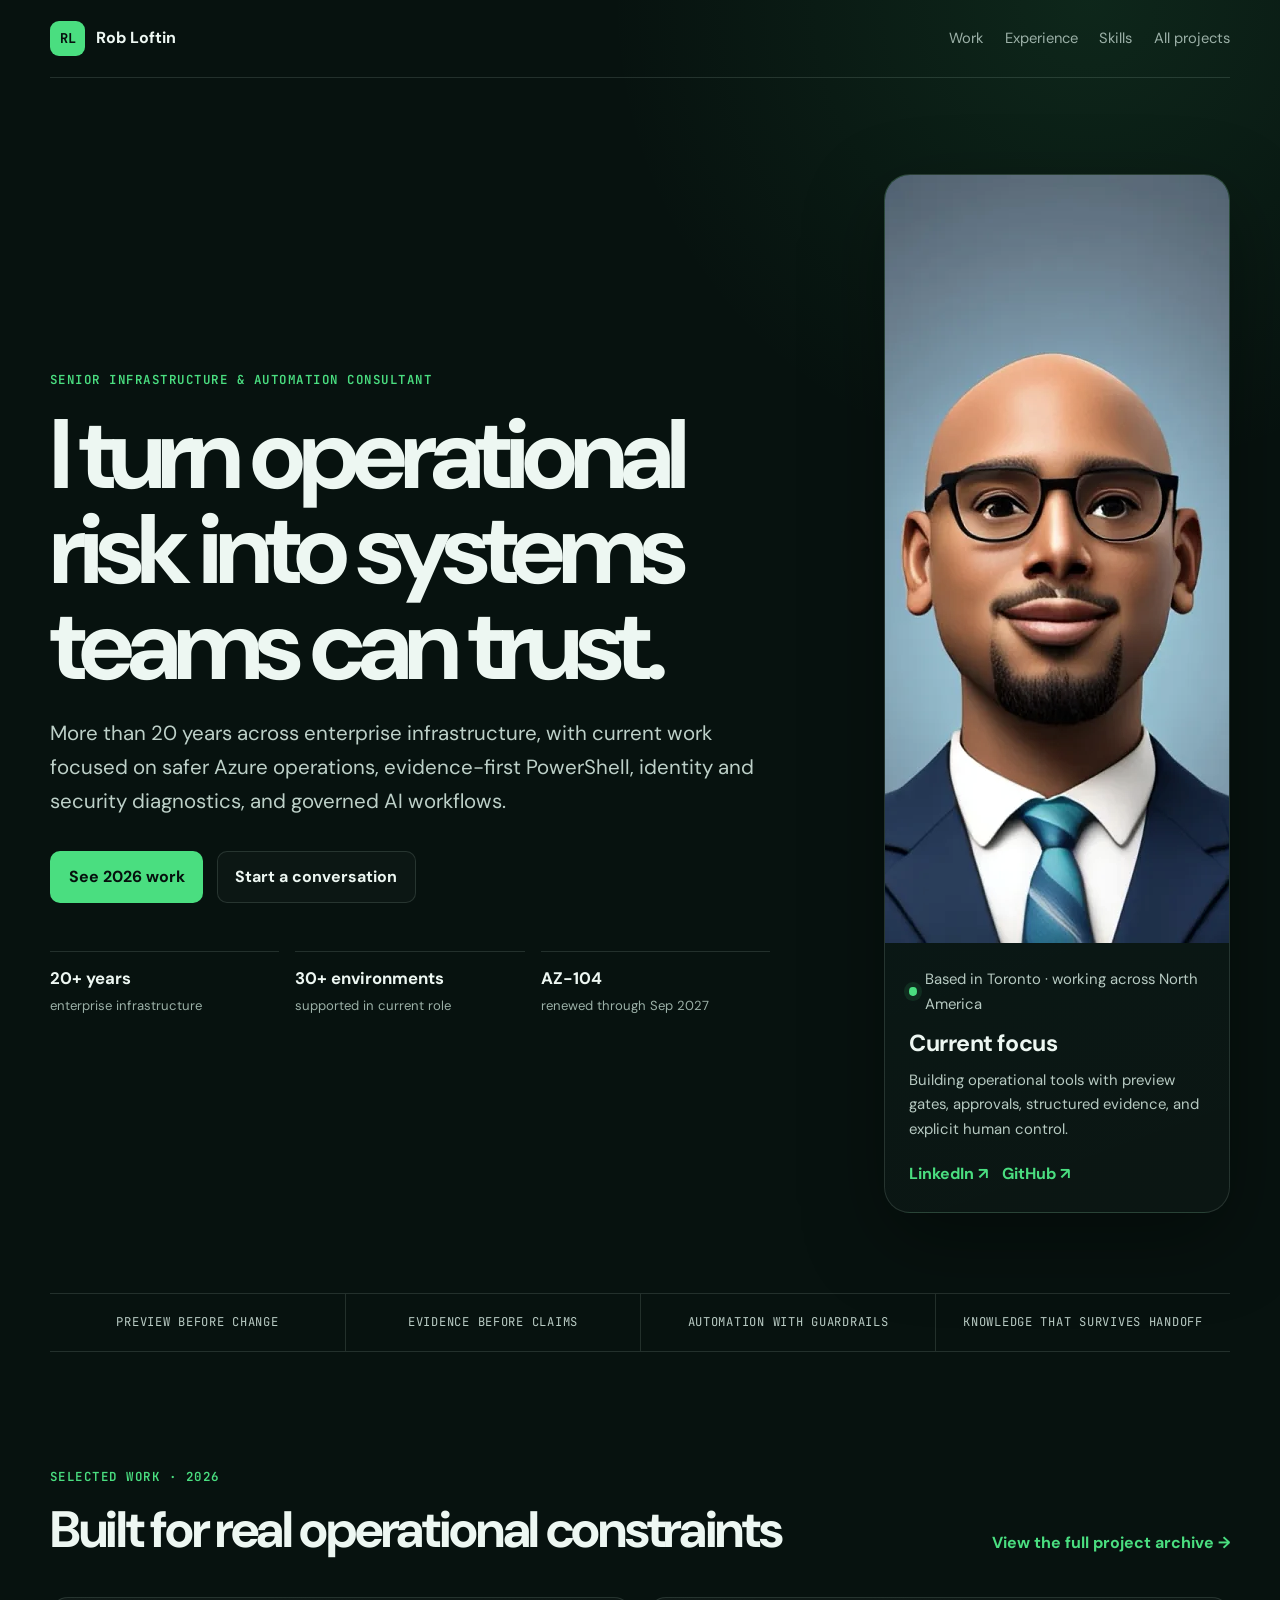
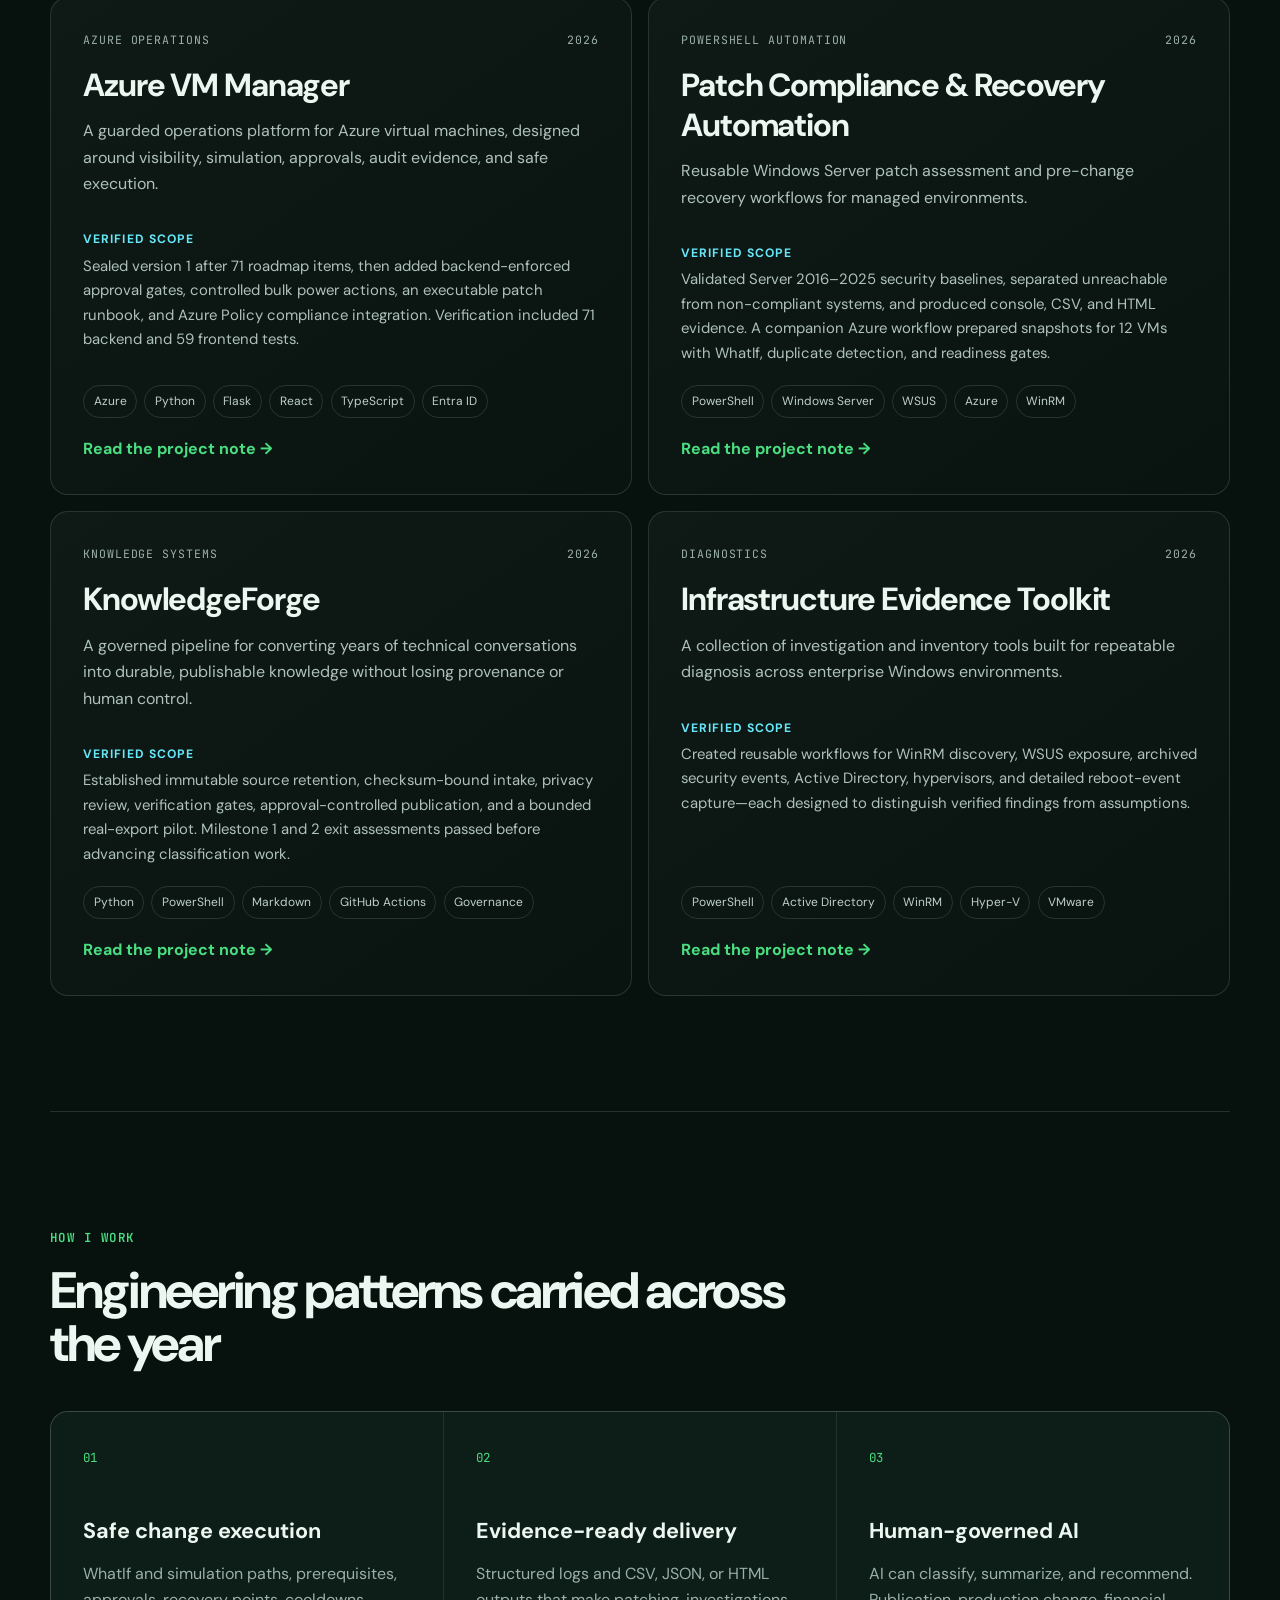
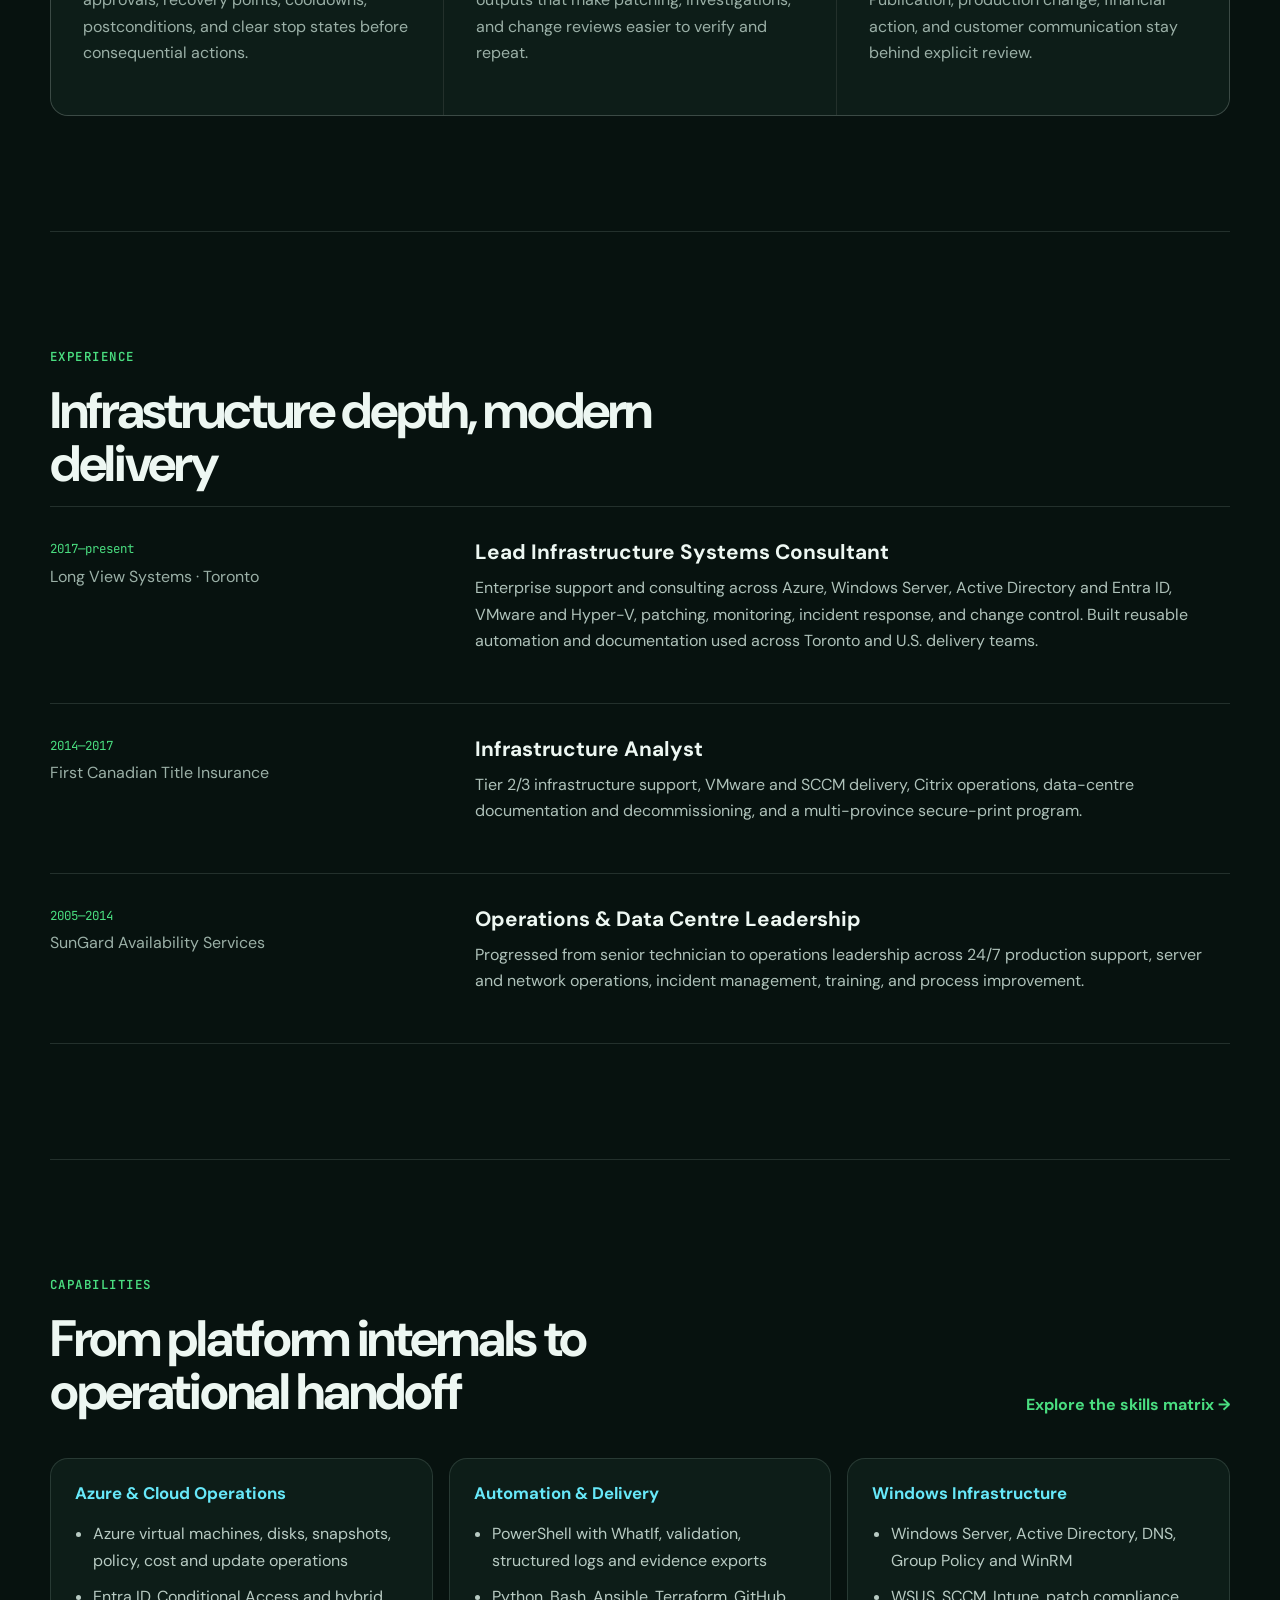
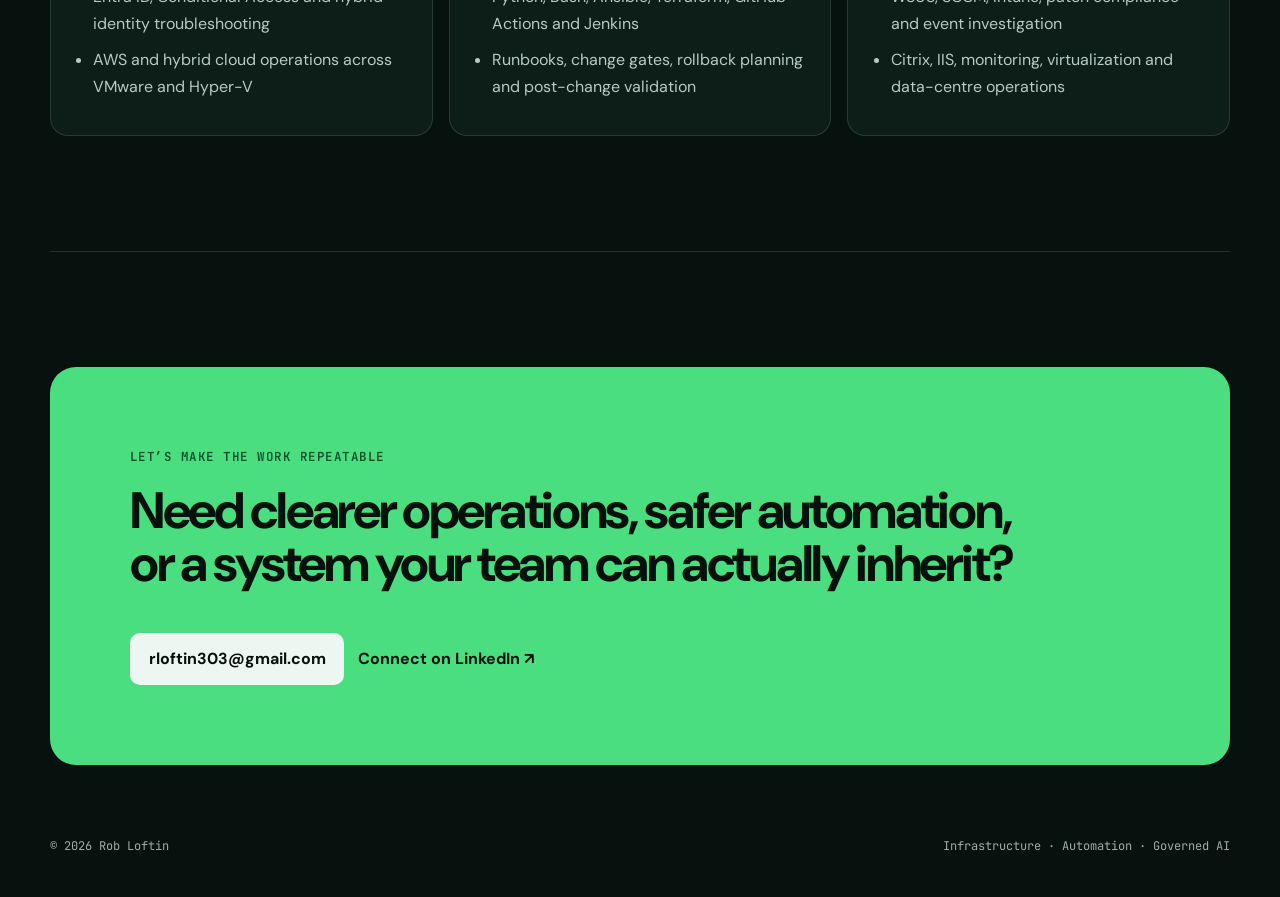
<file: index.html>
<!doctype html>
<html lang="en">
<head>
  <meta charset="utf-8">
  <meta name="viewport" content="width=device-width, initial-scale=1">
  <title>Rob Loftin | Infrastructure, Automation &amp; AI Systems</title>
  <meta name="description" content="Rob Loftin is a senior infrastructure and automation consultant building safer Azure operations, PowerShell tooling, governed AI workflows, and evidence-ready runbooks.">
  <meta name="author" content="Rob Loftin">
  <meta name="robots" content="index, follow">
  <meta property="og:type" content="website">
  <meta property="og:url" content="https://iloveyouit.github.io/rob.loftin.github.io/">
  <meta property="og:title" content="Rob Loftin | Infrastructure, Automation &amp; AI Systems">
  <meta property="og:description" content="Evidence-first infrastructure engineering across Azure, Windows Server, automation, security, and governed AI systems.">
  <meta property="og:image" content="https://iloveyouit.github.io/rob.loftin.github.io/images/image.png">
  <meta name="twitter:card" content="summary_large_image">
  <meta name="twitter:title" content="Rob Loftin | Infrastructure, Automation &amp; AI Systems">
  <meta name="twitter:description" content="Evidence-first infrastructure engineering across Azure, Windows Server, automation, security, and governed AI systems.">
  <meta name="twitter:image" content="https://iloveyouit.github.io/rob.loftin.github.io/images/image.png">
  <link rel="canonical" href="https://iloveyouit.github.io/rob.loftin.github.io/">
  <link rel="icon" type="image/svg+xml" href="data:image/svg+xml,%3Csvg xmlns='http://www.w3.org/2000/svg' viewBox='0 0 64 64'%3E%3Crect width='64' height='64' rx='14' fill='%23081724'/%3E%3Cpath d='M18 45V18h15c8 0 13 4 13 11 0 5-3 9-8 10l9 6H36l-8-7v7H18zm10-15h5c3 0 4-1 4-3s-1-3-4-3h-5v6z' fill='%234ade80'/%3E%3C/svg%3E">
  <link rel="preconnect" href="https://fonts.googleapis.com">
  <link rel="preconnect" href="https://fonts.gstatic.com" crossorigin>
  <link href="https://fonts.googleapis.com/css2?family=DM+Sans:wght@400;500;600;700&amp;family=JetBrains+Mono:wght@500;600&amp;display=swap" rel="stylesheet">
  <link rel="stylesheet" href="css/styles.css">
  <script type="application/ld+json">
  {
    "@context": "https://schema.org",
    "@type": "Person",
    "name": "Rob Loftin",
    "jobTitle": "Senior Infrastructure and Automation Consultant",
    "url": "https://iloveyouit.github.io/rob.loftin.github.io/",
    "sameAs": ["https://linkedin.com/in/rob-loftin", "https://github.com/iloveyouit"],
    "knowsAbout": ["Microsoft Azure", "Windows Server", "PowerShell", "Infrastructure Automation", "Entra ID", "AI-assisted Operations"]
  }
  </script>
</head>
<body>
  <a class="skip-link" href="#main">Skip to content</a>
  <header class="site-header">
    <a class="wordmark" href="index.html" aria-label="Rob Loftin home"><span>RL</span> Rob Loftin</a>
    <nav class="primary-nav" aria-label="Primary navigation">
      <a href="#work">Work</a>
      <a href="#experience">Experience</a>
      <a href="skills.html">Skills</a>
      <a href="projects.html">All projects</a>
    </nav>
  </header>

  <main id="main">
    <section class="hero" aria-labelledby="hero-title">
      <div class="hero-copy">
        <p class="eyebrow">Senior infrastructure &amp; automation consultant</p>
        <h1 id="hero-title">I turn operational risk into systems teams can trust.</h1>
        <p class="hero-lede">More than 20 years across enterprise infrastructure, with current work focused on safer Azure operations, evidence-first PowerShell, identity and security diagnostics, and governed AI workflows.</p>
        <div class="hero-actions">
          <a class="button button-primary" href="#work">See 2026 work</a>
          <a class="button button-secondary" href="mailto:rloftin303@gmail.com">Start a conversation</a>
        </div>
        <ul class="signal-list" aria-label="Professional highlights">
          <li><strong>20+ years</strong><span>enterprise infrastructure</span></li>
          <li><strong>30+ environments</strong><span>supported in current role</span></li>
          <li><strong>AZ-104</strong><span>renewed through Sep 2027</span></li>
        </ul>
      </div>
      <aside class="hero-card" aria-label="Current focus">
        <img src="images/rob-loftin.webp" alt="Rob Loftin" width="768" height="768" fetchpriority="high">
        <div>
          <p class="status"><span aria-hidden="true"></span> Based in Toronto · working across North America</p>
          <h2>Current focus</h2>
          <p>Building operational tools with preview gates, approvals, structured evidence, and explicit human control.</p>
          <div class="hero-links">
            <a href="https://linkedin.com/in/rob-loftin" target="_blank" rel="noopener noreferrer">LinkedIn <span aria-hidden="true">↗</span></a>
            <a href="https://github.com/iloveyouit" target="_blank" rel="noopener noreferrer">GitHub <span aria-hidden="true">↗</span></a>
          </div>
        </div>
      </aside>
    </section>

    <section class="principles" aria-label="Working principles">
      <p>Preview before change</p>
      <p>Evidence before claims</p>
      <p>Automation with guardrails</p>
      <p>Knowledge that survives handoff</p>
    </section>

    <section class="section" id="work" aria-labelledby="work-title">
      <div class="section-heading">
        <div>
          <p class="eyebrow">Selected work · 2026</p>
          <h2 id="work-title">Built for real operational constraints</h2>
        </div>
        <a class="text-link" href="projects.html">View the full project archive <span aria-hidden="true">→</span></a>
      </div>
      <div class="project-grid" id="project-grid" aria-live="polite"></div>
    </section>

    <section class="section field-notes" aria-labelledby="field-title">
      <div class="section-heading">
        <div>
          <p class="eyebrow">How I work</p>
          <h2 id="field-title">Engineering patterns carried across the year</h2>
        </div>
      </div>
      <div class="notes-grid">
        <article>
          <span class="note-index">01</span>
          <h3>Safe change execution</h3>
          <p>WhatIf and simulation paths, prerequisites, approvals, recovery points, cooldowns, postconditions, and clear stop states before consequential actions.</p>
        </article>
        <article>
          <span class="note-index">02</span>
          <h3>Evidence-ready delivery</h3>
          <p>Structured logs and CSV, JSON, or HTML outputs that make patching, investigations, and change reviews easier to verify and repeat.</p>
        </article>
        <article>
          <span class="note-index">03</span>
          <h3>Human-governed AI</h3>
          <p>AI can classify, summarize, and recommend. Publication, production change, financial action, and customer communication stay behind explicit review.</p>
        </article>
      </div>
    </section>

    <section class="section split-section" id="experience" aria-labelledby="experience-title">
      <div class="section-heading compact">
        <div>
          <p class="eyebrow">Experience</p>
          <h2 id="experience-title">Infrastructure depth, modern delivery</h2>
        </div>
      </div>
      <div class="experience-list">
        <article class="experience-row">
          <div><p class="date">2017—present</p><p class="company">Long View Systems · Toronto</p></div>
          <div><h3>Lead Infrastructure Systems Consultant</h3><p>Enterprise support and consulting across Azure, Windows Server, Active Directory and Entra ID, VMware and Hyper-V, patching, monitoring, incident response, and change control. Built reusable automation and documentation used across Toronto and U.S. delivery teams.</p></div>
        </article>
        <article class="experience-row">
          <div><p class="date">2014—2017</p><p class="company">First Canadian Title Insurance</p></div>
          <div><h3>Infrastructure Analyst</h3><p>Tier 2/3 infrastructure support, VMware and SCCM delivery, Citrix operations, data-centre documentation and decommissioning, and a multi-province secure-print program.</p></div>
        </article>
        <article class="experience-row">
          <div><p class="date">2005—2014</p><p class="company">SunGard Availability Services</p></div>
          <div><h3>Operations & Data Centre Leadership</h3><p>Progressed from senior technician to operations leadership across 24/7 production support, server and network operations, incident management, training, and process improvement.</p></div>
        </article>
      </div>
    </section>

    <section class="section capability-section" aria-labelledby="capability-title">
      <div class="section-heading">
        <div>
          <p class="eyebrow">Capabilities</p>
          <h2 id="capability-title">From platform internals to operational handoff</h2>
        </div>
        <a class="text-link" href="skills.html">Explore the skills matrix <span aria-hidden="true">→</span></a>
      </div>
      <div class="skills-grid" id="skills-grid"></div>
    </section>

    <section class="contact-panel" aria-labelledby="contact-title">
      <p class="eyebrow">Let’s make the work repeatable</p>
      <h2 id="contact-title">Need clearer operations, safer automation, or a system your team can actually inherit?</h2>
      <div class="contact-actions">
        <a class="button button-light" href="mailto:rloftin303@gmail.com">rloftin303@gmail.com</a>
        <a class="text-link light" href="https://linkedin.com/in/rob-loftin" target="_blank" rel="noopener noreferrer">Connect on LinkedIn <span aria-hidden="true">↗</span></a>
      </div>
    </section>
  </main>

  <footer class="site-footer">
    <p>© 2026 Rob Loftin</p>
    <p>Infrastructure · Automation · Governed AI</p>
  </footer>
  <script src="js/main.js"></script>
</body>
</html>
</file>
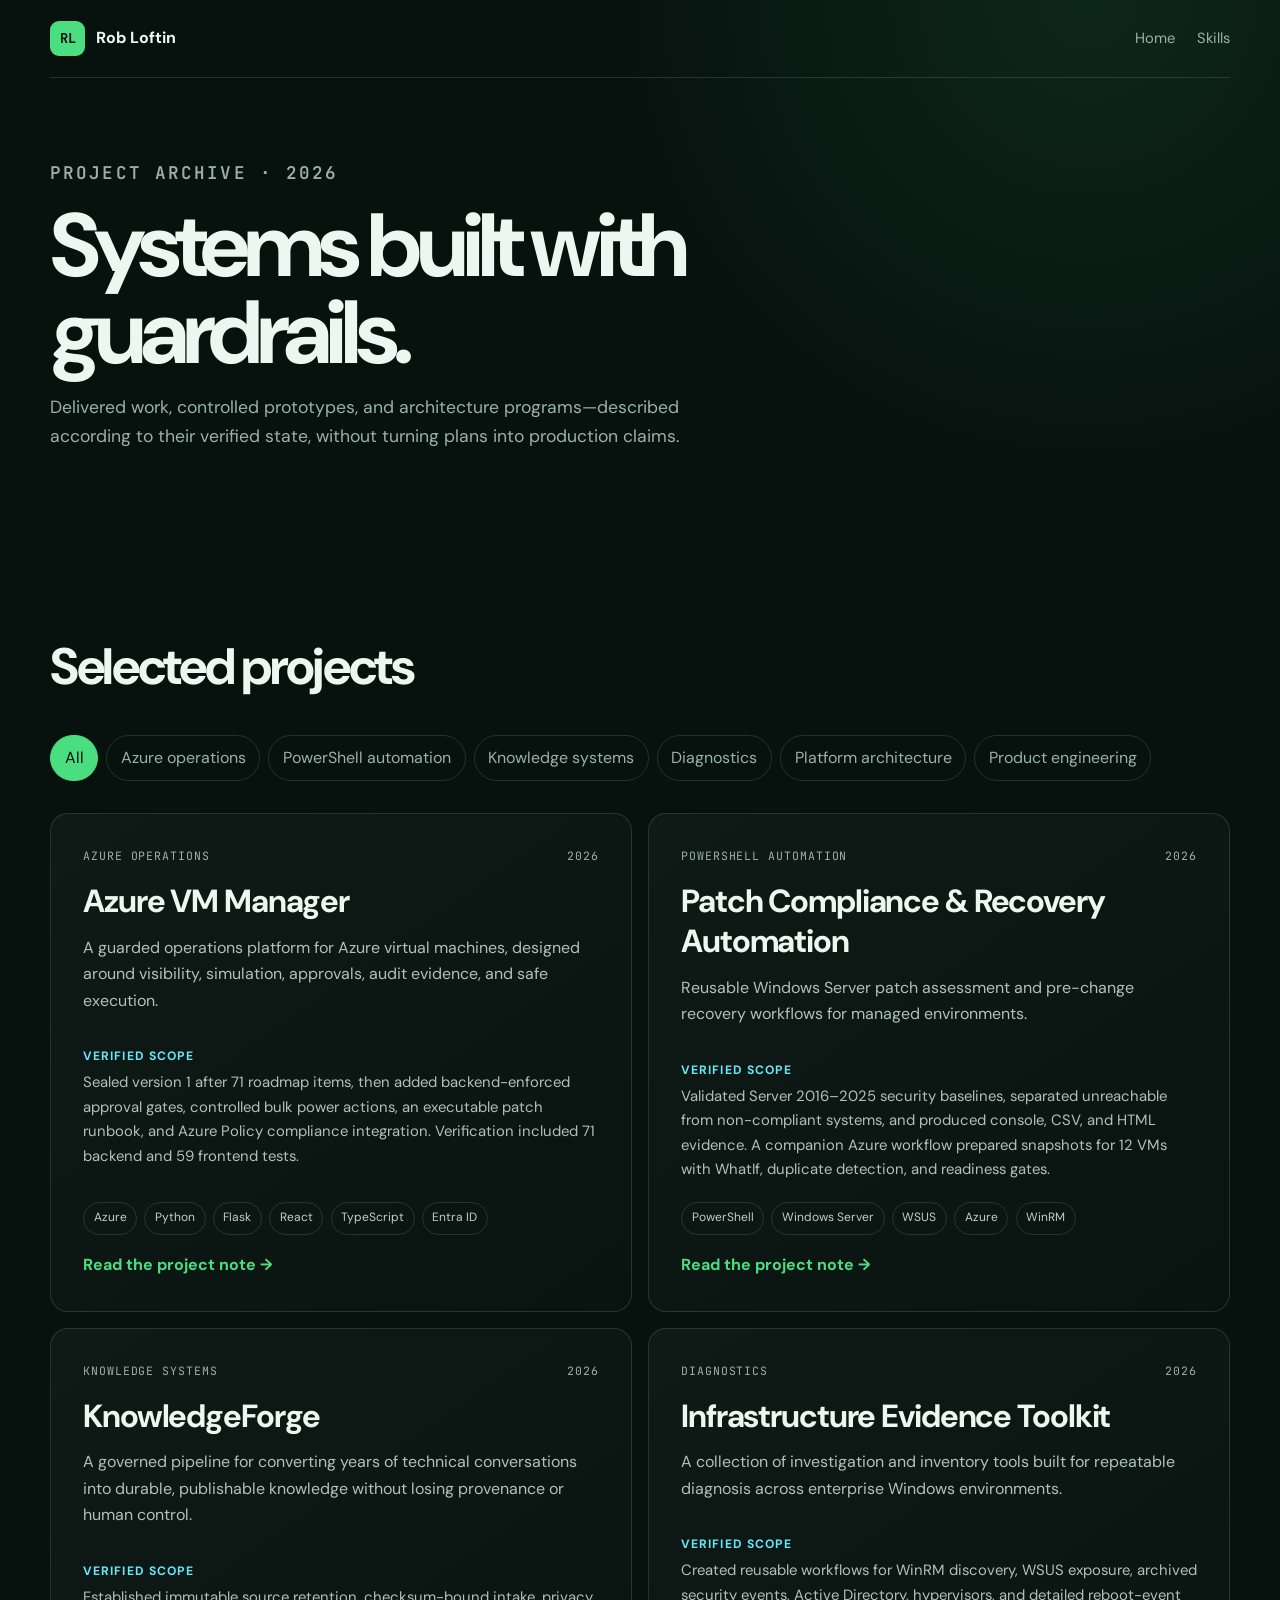
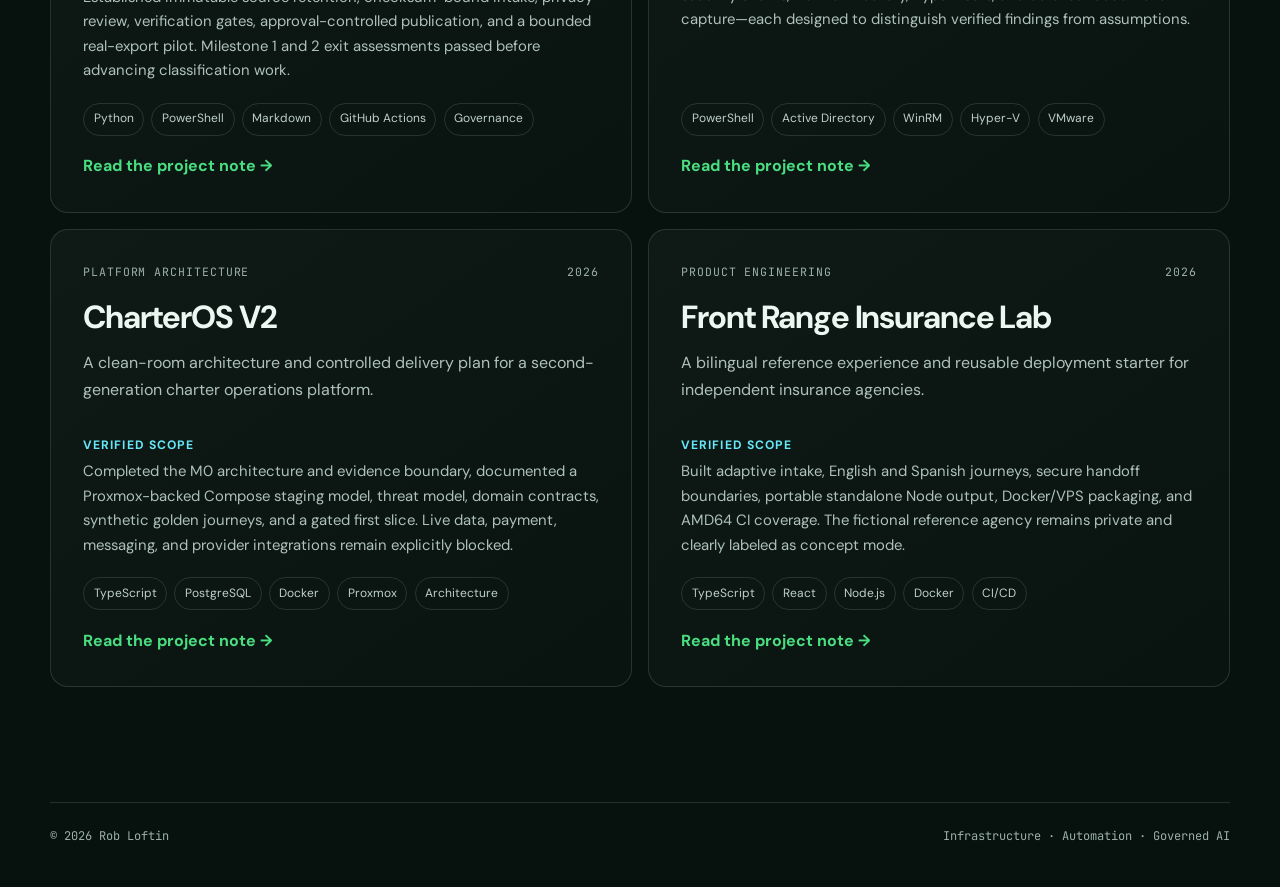
<file: projects.html>
<!doctype html>
<html lang="en">
<head>
  <meta charset="utf-8">
  <meta name="viewport" content="width=device-width, initial-scale=1">
  <title>Projects | Rob Loftin</title>
  <meta name="description" content="Verified 2026 project work by Rob Loftin across Azure operations, PowerShell automation, diagnostics, platform architecture, and governed AI systems.">
  <link rel="canonical" href="https://iloveyouit.github.io/rob.loftin.github.io/projects.html">
  <link rel="icon" href="favicon.svg" type="image/svg+xml">
  <link rel="preconnect" href="https://fonts.googleapis.com">
  <link rel="preconnect" href="https://fonts.gstatic.com" crossorigin>
  <link href="https://fonts.googleapis.com/css2?family=DM+Sans:wght@400;500;600;700&amp;family=JetBrains+Mono:wght@500;600&amp;display=swap" rel="stylesheet">
  <link rel="stylesheet" href="css/styles.css">
</head>
<body>
  <a class="skip-link" href="#main">Skip to content</a>
  <header class="site-header">
    <a class="wordmark" href="index.html"><span>RL</span> Rob Loftin</a>
    <nav class="primary-nav" aria-label="Primary navigation"><a href="index.html">Home</a><a href="skills.html">Skills</a></nav>
  </header>
  <main id="main" class="page-shell">
    <header class="subpage-header">
      <p class="eyebrow">Project archive · 2026</p>
      <h1>Systems built with guardrails.</h1>
      <p>Delivered work, controlled prototypes, and architecture programs—described according to their verified state, without turning plans into production claims.</p>
    </header>
    <section class="section" aria-labelledby="projects-title">
      <h2 id="projects-title">Selected projects</h2>
      <div id="project-filters" class="filter-bar" aria-label="Project filters"></div>
      <div id="project-grid" class="project-grid" aria-live="polite"></div>
    </section>
  </main>
  <footer class="site-footer"><p>© 2026 Rob Loftin</p><p>Infrastructure · Automation · Governed AI</p></footer>
  <script src="js/projects.js"></script>
</body>
</html>
</file>
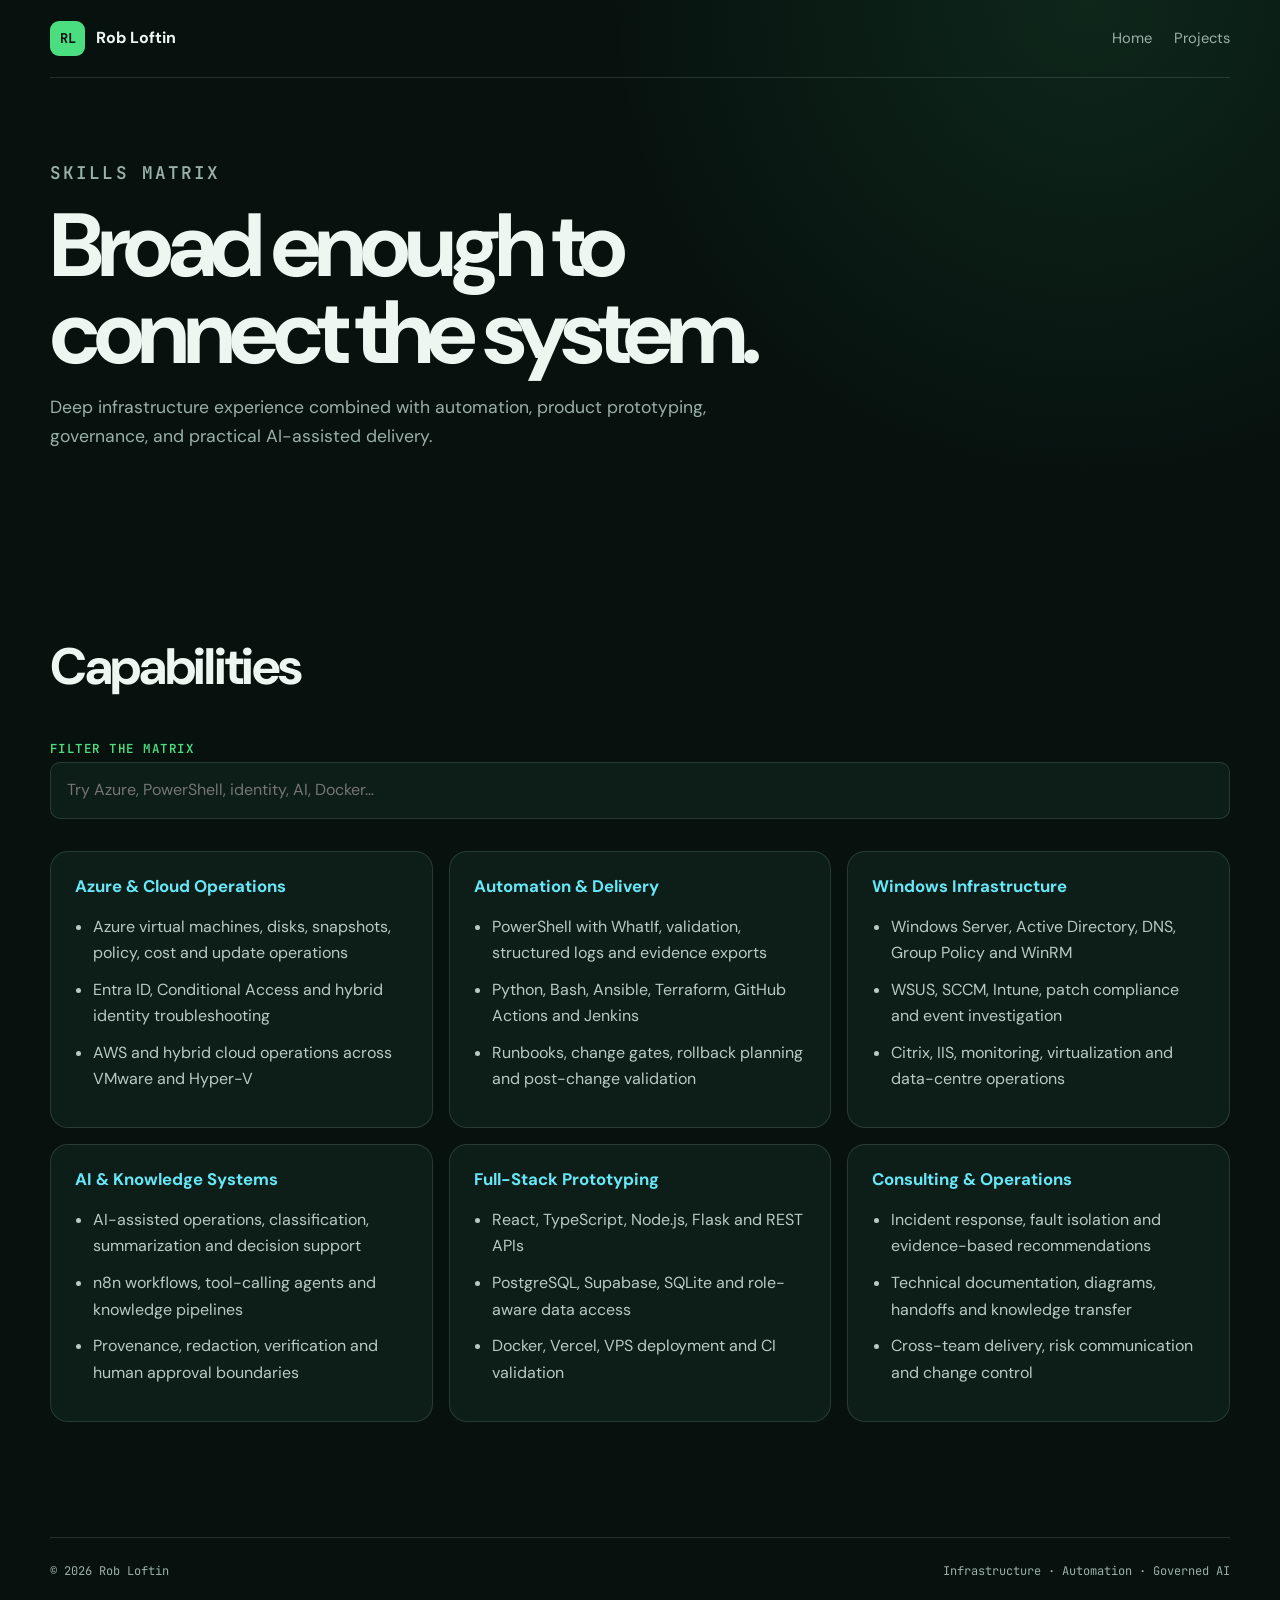
<file: skills.html>
<!doctype html>
<html lang="en">
<head>
  <meta charset="utf-8">
  <meta name="viewport" content="width=device-width, initial-scale=1">
  <title>Skills | Rob Loftin</title>
  <meta name="description" content="Rob Loftin's technical capabilities across Azure, PowerShell, Windows infrastructure, AI knowledge systems, full-stack prototyping, and consulting operations.">
  <link rel="canonical" href="https://iloveyouit.github.io/rob.loftin.github.io/skills.html">
  <link rel="icon" href="favicon.svg" type="image/svg+xml">
  <link rel="preconnect" href="https://fonts.googleapis.com">
  <link rel="preconnect" href="https://fonts.gstatic.com" crossorigin>
  <link href="https://fonts.googleapis.com/css2?family=DM+Sans:wght@400;500;600;700&amp;family=JetBrains+Mono:wght@500;600&amp;display=swap" rel="stylesheet">
  <link rel="stylesheet" href="css/styles.css">
</head>
<body>
  <a class="skip-link" href="#main">Skip to content</a>
  <header class="site-header">
    <a class="wordmark" href="index.html"><span>RL</span> Rob Loftin</a>
    <nav class="primary-nav" aria-label="Primary navigation"><a href="index.html">Home</a><a href="projects.html">Projects</a></nav>
  </header>
  <main id="main" class="page-shell">
    <header class="subpage-header">
      <p class="eyebrow">Skills matrix</p>
      <h1>Broad enough to connect the system.</h1>
      <p>Deep infrastructure experience combined with automation, product prototyping, governance, and practical AI-assisted delivery.</p>
    </header>
    <section class="section" aria-labelledby="skills-title">
      <h2 id="skills-title">Capabilities</h2>
      <label for="skills-search" class="eyebrow">Filter the matrix</label>
      <input id="skills-search" class="search-input" type="search" placeholder="Try Azure, PowerShell, identity, AI, Docker…">
      <div id="skills-grid-page" class="skills-grid" aria-live="polite"></div>
    </section>
  </main>
  <footer class="site-footer"><p>© 2026 Rob Loftin</p><p>Infrastructure · Automation · Governed AI</p></footer>
  <script src="js/skills.js"></script>
</body>
</html>
</file>
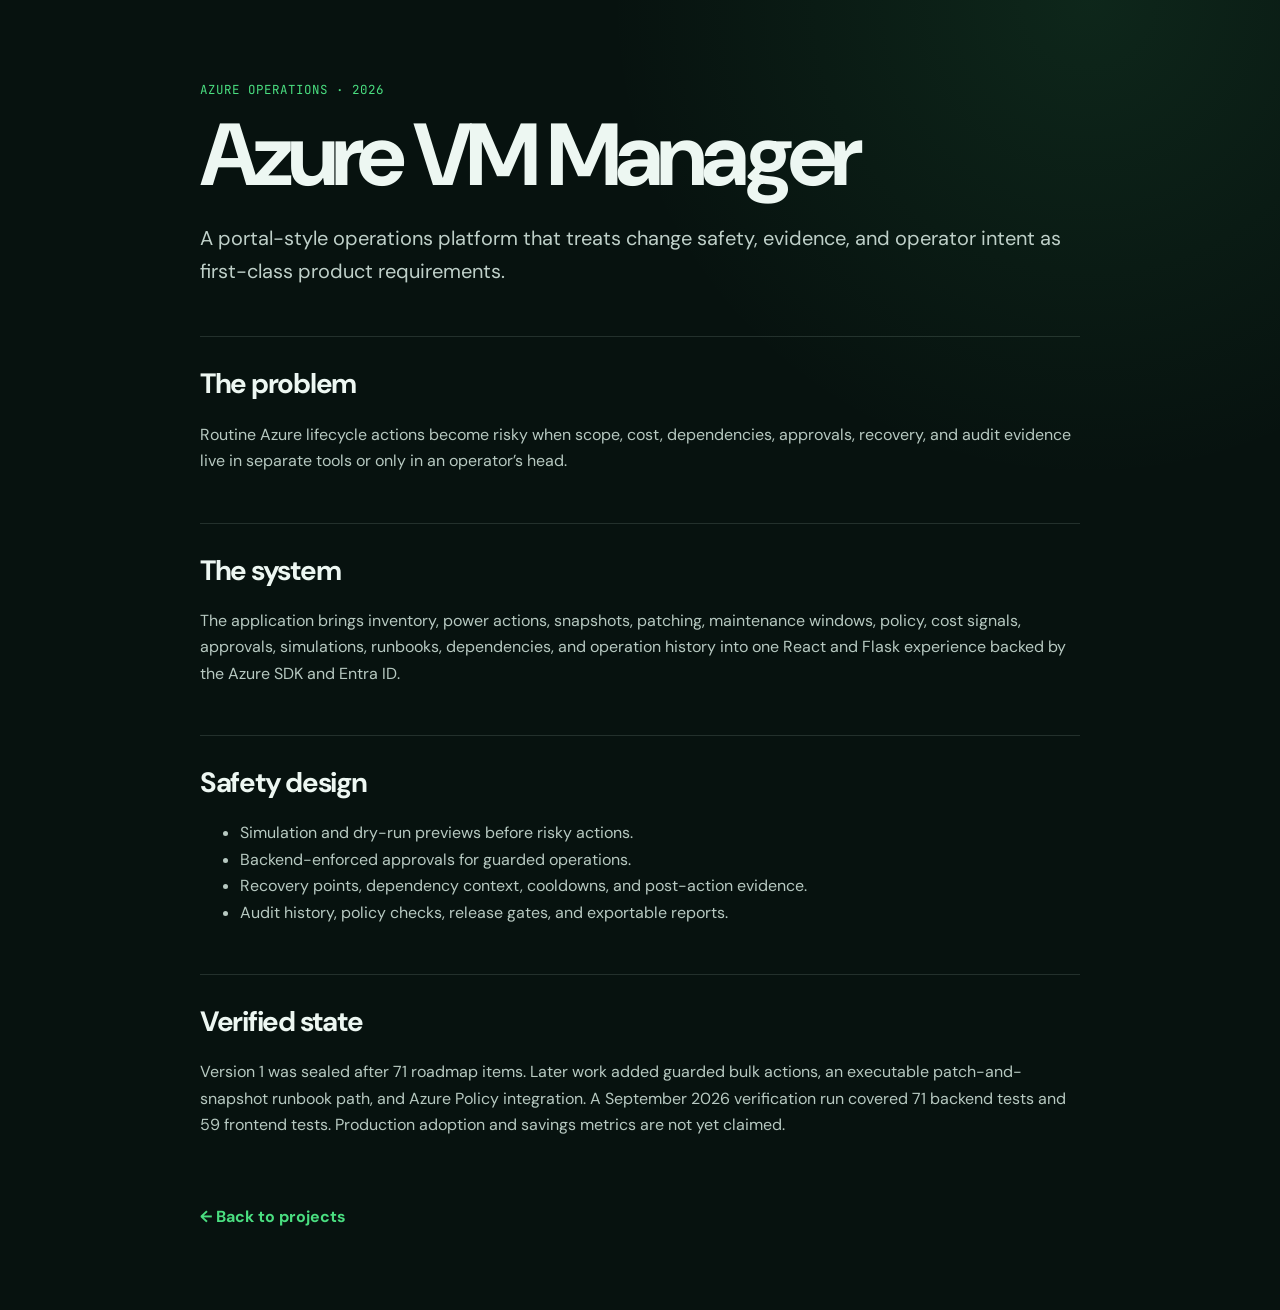
<file: case-study/azure-vm-manager.html>
<!doctype html><html lang="en"><head><meta charset="utf-8"><meta name="viewport" content="width=device-width,initial-scale=1"><title>Azure VM Manager | Rob Loftin</title><meta name="description" content="Project note on a guarded Azure virtual machine operations platform."><link rel="icon" href="../favicon.svg" type="image/svg+xml"><link rel="stylesheet" href="../css/styles.css"><link rel="preconnect" href="https://fonts.googleapis.com"><link rel="preconnect" href="https://fonts.gstatic.com" crossorigin><link href="https://fonts.googleapis.com/css2?family=DM+Sans:wght@400;500;600;700&amp;family=JetBrains+Mono:wght@500;600&amp;display=swap" rel="stylesheet"></head><body><main class="case-study"><p class="case-meta">Azure operations · 2026</p><h1>Azure VM Manager</h1><p class="case-lede">A portal-style operations platform that treats change safety, evidence, and operator intent as first-class product requirements.</p><section class="case-study-block"><h2>The problem</h2><p>Routine Azure lifecycle actions become risky when scope, cost, dependencies, approvals, recovery, and audit evidence live in separate tools or only in an operator’s head.</p></section><section class="case-study-block"><h2>The system</h2><p>The application brings inventory, power actions, snapshots, patching, maintenance windows, policy, cost signals, approvals, simulations, runbooks, dependencies, and operation history into one React and Flask experience backed by the Azure SDK and Entra ID.</p></section><section class="case-study-block"><h2>Safety design</h2><ul><li>Simulation and dry-run previews before risky actions.</li><li>Backend-enforced approvals for guarded operations.</li><li>Recovery points, dependency context, cooldowns, and post-action evidence.</li><li>Audit history, policy checks, release gates, and exportable reports.</li></ul></section><section class="case-study-block"><h2>Verified state</h2><p>Version 1 was sealed after 71 roadmap items. Later work added guarded bulk actions, an executable patch-and-snapshot runbook path, and Azure Policy integration. A September 2026 verification run covered 71 backend tests and 59 frontend tests. Production adoption and savings metrics are not yet claimed.</p></section><p><a class="case-link" href="../projects.html">← Back to projects</a></p></main></body></html>
</file>
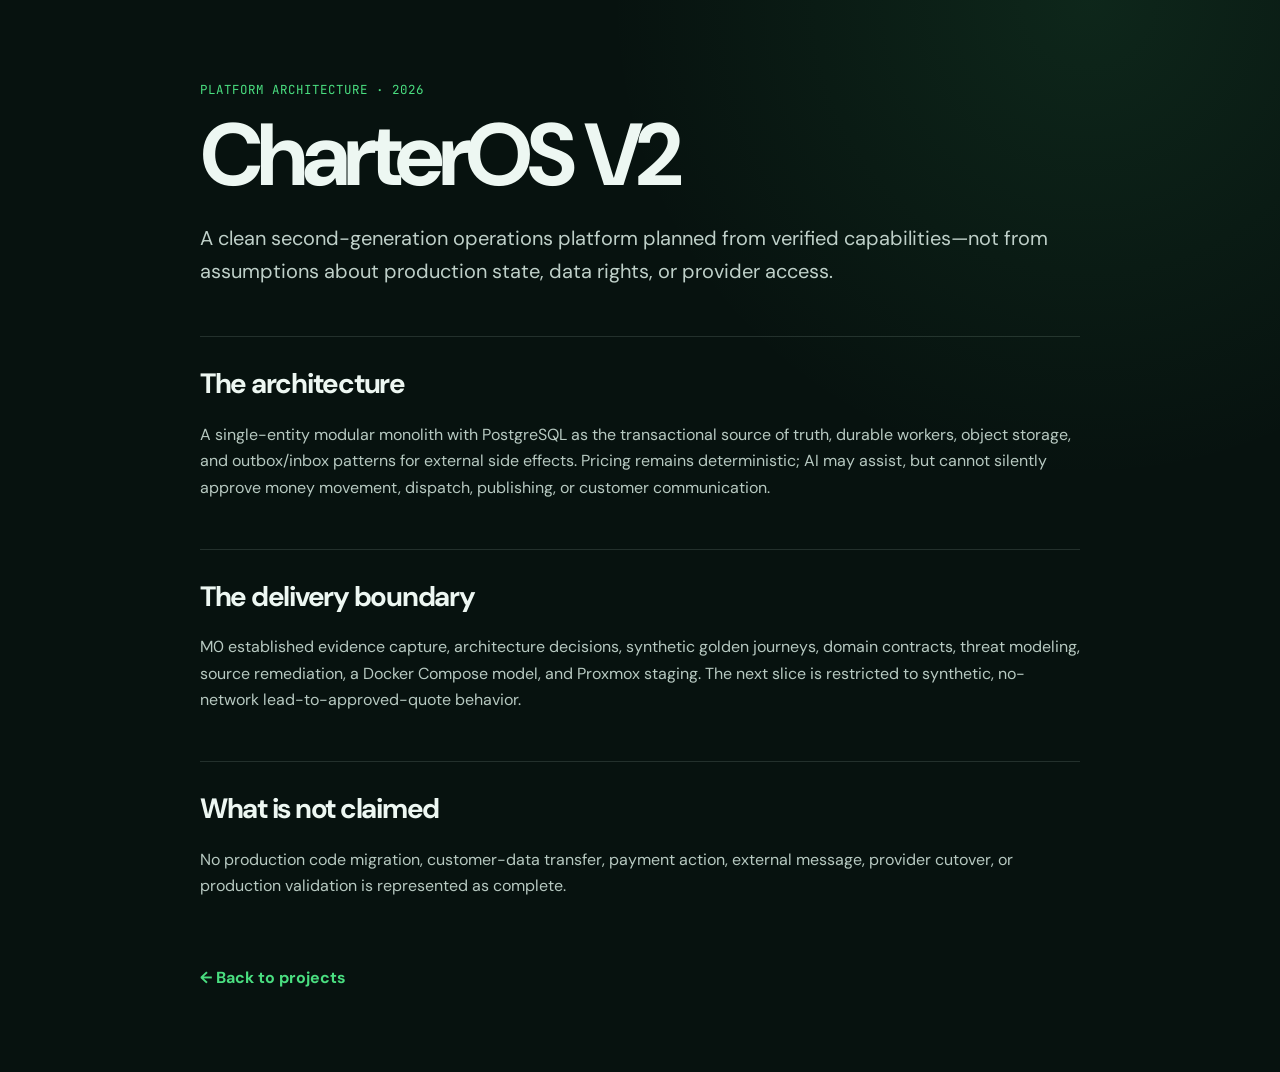
<file: case-study/charteros-v2.html>
<!doctype html><html lang="en"><head><meta charset="utf-8"><meta name="viewport" content="width=device-width,initial-scale=1"><title>CharterOS V2 | Rob Loftin</title><meta name="description" content="Project note on a clean-room charter operations architecture and gated delivery plan."><link rel="icon" href="../favicon.svg" type="image/svg+xml"><link rel="stylesheet" href="../css/styles.css"><link rel="preconnect" href="https://fonts.googleapis.com"><link rel="preconnect" href="https://fonts.gstatic.com" crossorigin><link href="https://fonts.googleapis.com/css2?family=DM+Sans:wght@400;500;600;700&amp;family=JetBrains+Mono:wght@500;600&amp;display=swap" rel="stylesheet"></head><body><main class="case-study"><p class="case-meta">Platform architecture · 2026</p><h1>CharterOS V2</h1><p class="case-lede">A clean second-generation operations platform planned from verified capabilities—not from assumptions about production state, data rights, or provider access.</p><section class="case-study-block"><h2>The architecture</h2><p>A single-entity modular monolith with PostgreSQL as the transactional source of truth, durable workers, object storage, and outbox/inbox patterns for external side effects. Pricing remains deterministic; AI may assist, but cannot silently approve money movement, dispatch, publishing, or customer communication.</p></section><section class="case-study-block"><h2>The delivery boundary</h2><p>M0 established evidence capture, architecture decisions, synthetic golden journeys, domain contracts, threat modeling, source remediation, a Docker Compose model, and Proxmox staging. The next slice is restricted to synthetic, no-network lead-to-approved-quote behavior.</p></section><section class="case-study-block"><h2>What is not claimed</h2><p>No production code migration, customer-data transfer, payment action, external message, provider cutover, or production validation is represented as complete.</p></section><p><a class="case-link" href="../projects.html">← Back to projects</a></p></main></body></html>
</file>
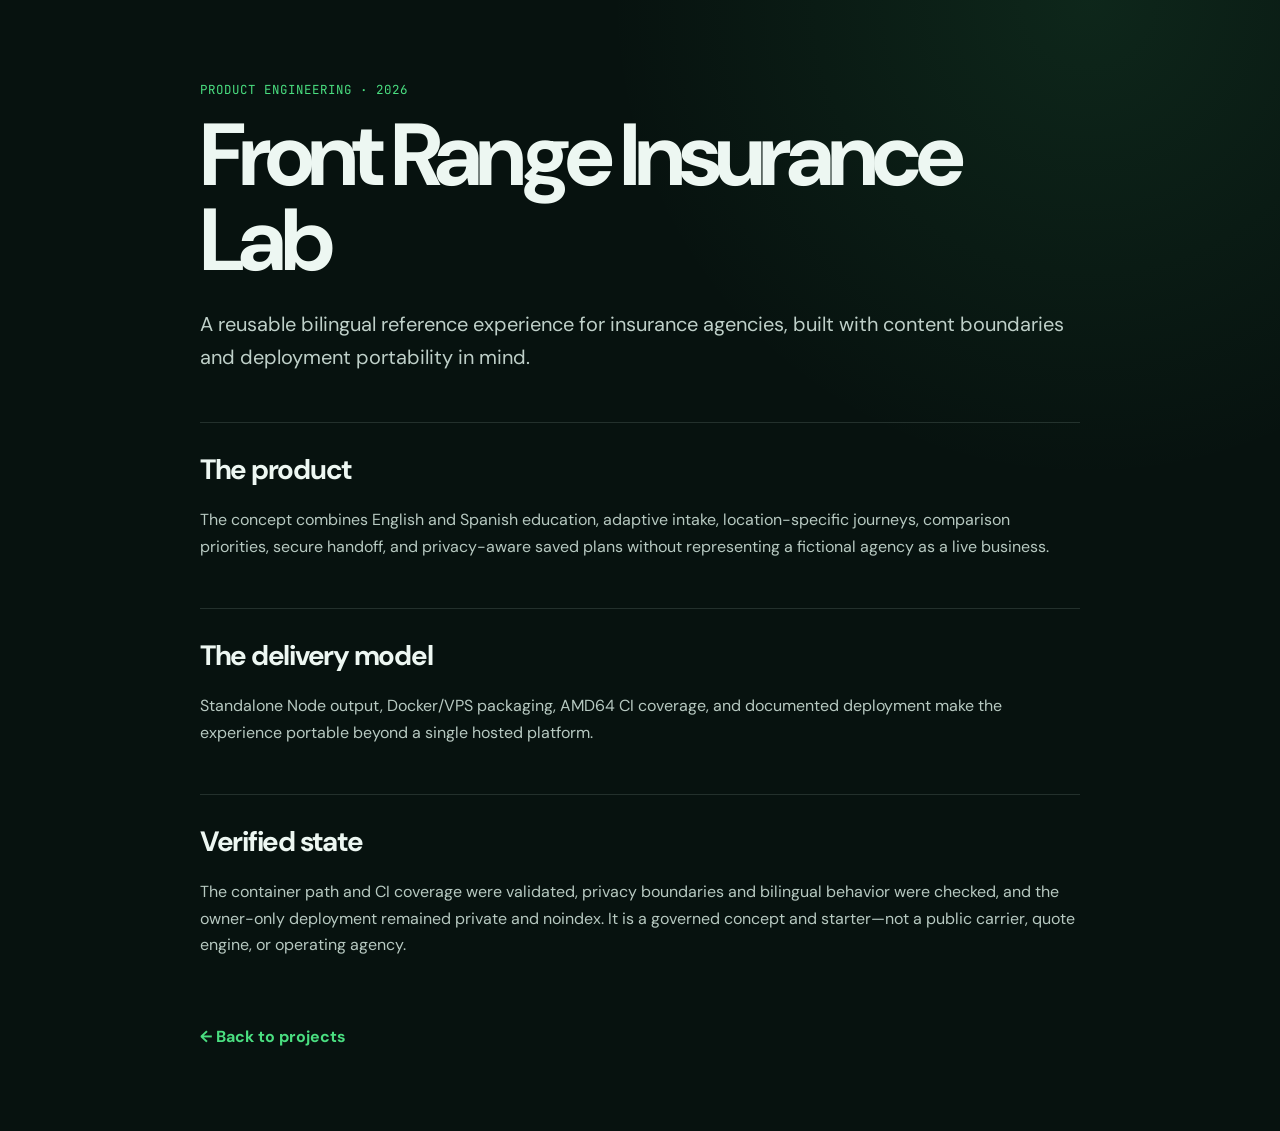
<file: case-study/front-range-insurance-lab.html>
<!doctype html><html lang="en"><head><meta charset="utf-8"><meta name="viewport" content="width=device-width,initial-scale=1"><title>Front Range Insurance Lab | Rob Loftin</title><meta name="description" content="Project note on a bilingual, governed insurance-agency reference experience."><link rel="icon" href="../favicon.svg" type="image/svg+xml"><link rel="stylesheet" href="../css/styles.css"><link rel="preconnect" href="https://fonts.googleapis.com"><link rel="preconnect" href="https://fonts.gstatic.com" crossorigin><link href="https://fonts.googleapis.com/css2?family=DM+Sans:wght@400;500;600;700&amp;family=JetBrains+Mono:wght@500;600&amp;display=swap" rel="stylesheet"></head><body><main class="case-study"><p class="case-meta">Product engineering · 2026</p><h1>Front Range Insurance Lab</h1><p class="case-lede">A reusable bilingual reference experience for insurance agencies, built with content boundaries and deployment portability in mind.</p><section class="case-study-block"><h2>The product</h2><p>The concept combines English and Spanish education, adaptive intake, location-specific journeys, comparison priorities, secure handoff, and privacy-aware saved plans without representing a fictional agency as a live business.</p></section><section class="case-study-block"><h2>The delivery model</h2><p>Standalone Node output, Docker/VPS packaging, AMD64 CI coverage, and documented deployment make the experience portable beyond a single hosted platform.</p></section><section class="case-study-block"><h2>Verified state</h2><p>The container path and CI coverage were validated, privacy boundaries and bilingual behavior were checked, and the owner-only deployment remained private and noindex. It is a governed concept and starter—not a public carrier, quote engine, or operating agency.</p></section><p><a class="case-link" href="../projects.html">← Back to projects</a></p></main></body></html>
</file>
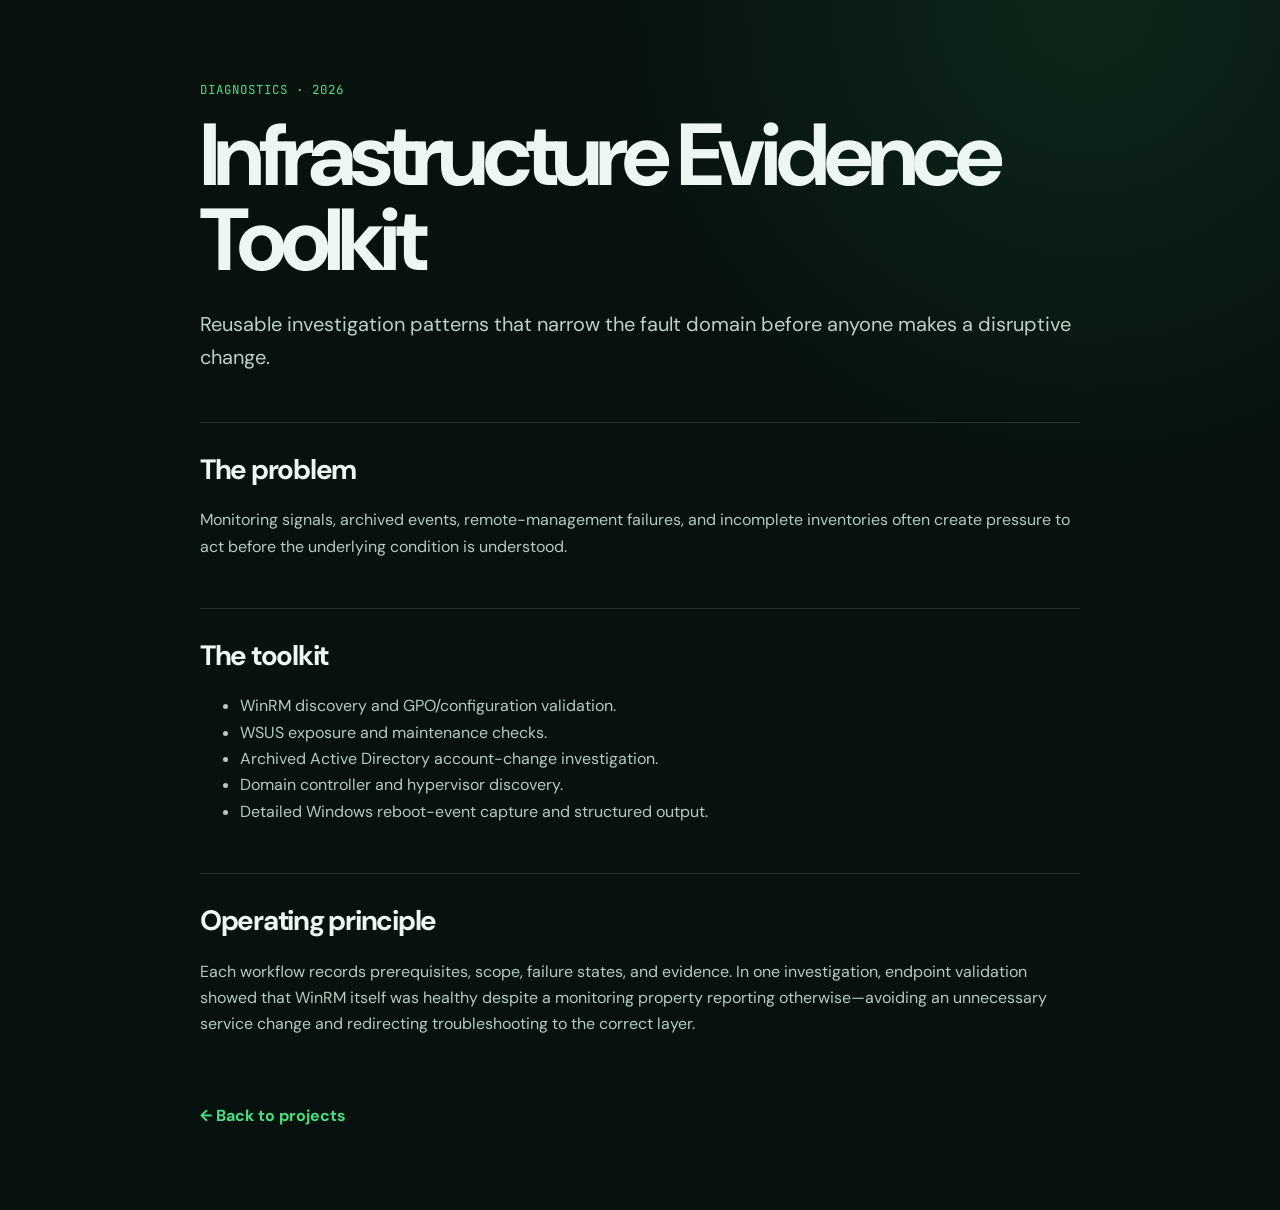
<file: case-study/infrastructure-evidence-toolkit.html>
<!doctype html><html lang="en"><head><meta charset="utf-8"><meta name="viewport" content="width=device-width,initial-scale=1"><title>Infrastructure Evidence Toolkit | Rob Loftin</title><meta name="description" content="Project note on reusable PowerShell investigation and infrastructure inventory workflows."><link rel="icon" href="../favicon.svg" type="image/svg+xml"><link rel="stylesheet" href="../css/styles.css"><link rel="preconnect" href="https://fonts.googleapis.com"><link rel="preconnect" href="https://fonts.gstatic.com" crossorigin><link href="https://fonts.googleapis.com/css2?family=DM+Sans:wght@400;500;600;700&amp;family=JetBrains+Mono:wght@500;600&amp;display=swap" rel="stylesheet"></head><body><main class="case-study"><p class="case-meta">Diagnostics · 2026</p><h1>Infrastructure Evidence Toolkit</h1><p class="case-lede">Reusable investigation patterns that narrow the fault domain before anyone makes a disruptive change.</p><section class="case-study-block"><h2>The problem</h2><p>Monitoring signals, archived events, remote-management failures, and incomplete inventories often create pressure to act before the underlying condition is understood.</p></section><section class="case-study-block"><h2>The toolkit</h2><ul><li>WinRM discovery and GPO/configuration validation.</li><li>WSUS exposure and maintenance checks.</li><li>Archived Active Directory account-change investigation.</li><li>Domain controller and hypervisor discovery.</li><li>Detailed Windows reboot-event capture and structured output.</li></ul></section><section class="case-study-block"><h2>Operating principle</h2><p>Each workflow records prerequisites, scope, failure states, and evidence. In one investigation, endpoint validation showed that WinRM itself was healthy despite a monitoring property reporting otherwise—avoiding an unnecessary service change and redirecting troubleshooting to the correct layer.</p></section><p><a class="case-link" href="../projects.html">← Back to projects</a></p></main></body></html>
</file>
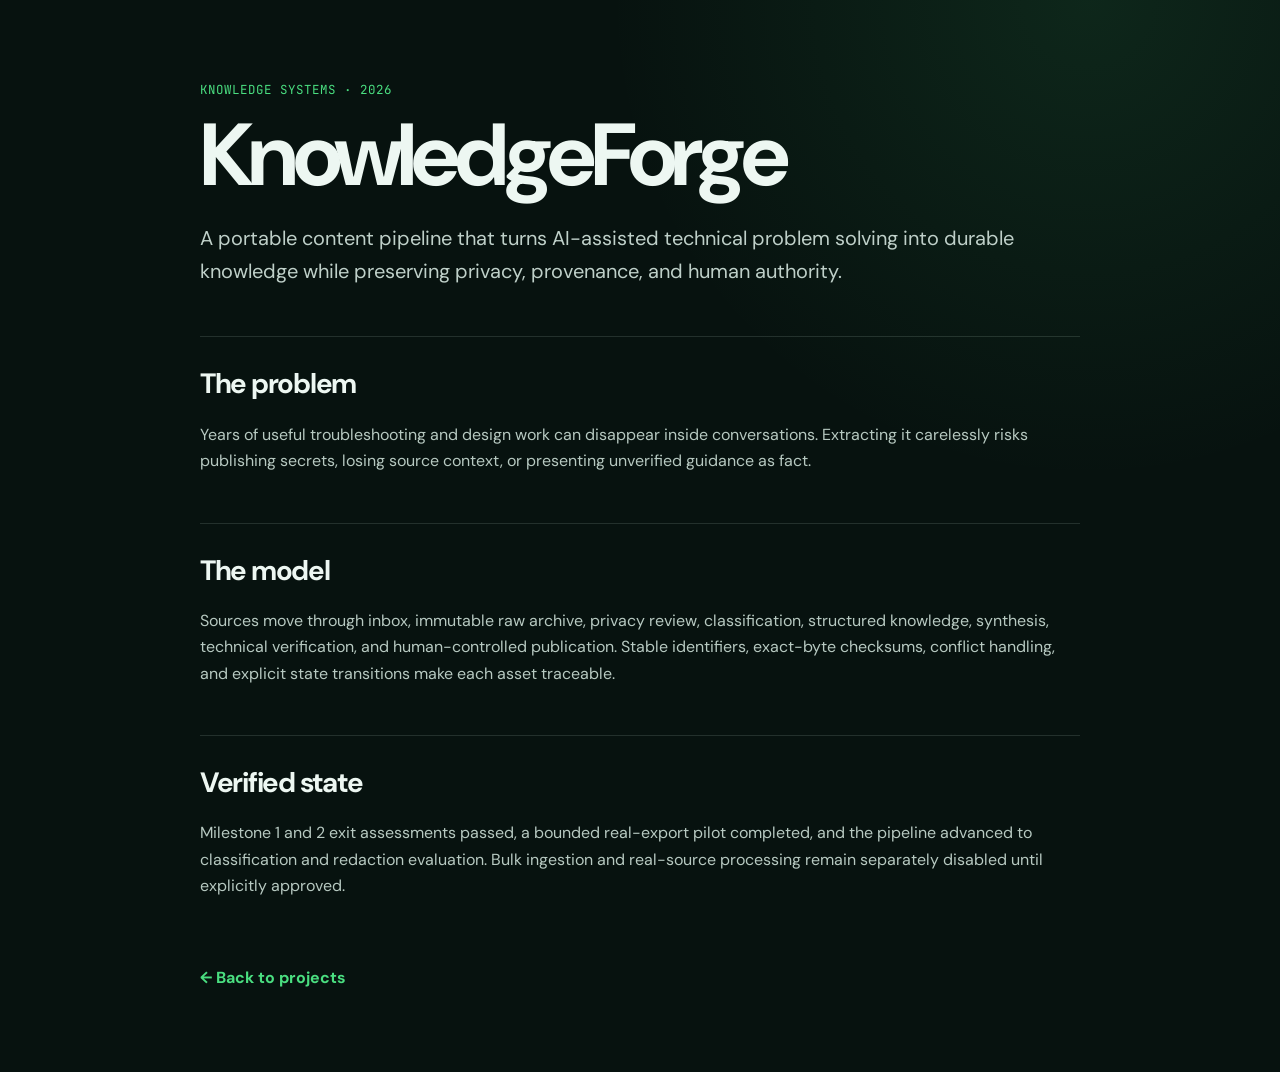
<file: case-study/knowledgeforge.html>
<!doctype html><html lang="en"><head><meta charset="utf-8"><meta name="viewport" content="width=device-width,initial-scale=1"><title>KnowledgeForge | Rob Loftin</title><meta name="description" content="Project note on a governed, provenance-preserving technical knowledge pipeline."><link rel="icon" href="../favicon.svg" type="image/svg+xml"><link rel="stylesheet" href="../css/styles.css"><link rel="preconnect" href="https://fonts.googleapis.com"><link rel="preconnect" href="https://fonts.gstatic.com" crossorigin><link href="https://fonts.googleapis.com/css2?family=DM+Sans:wght@400;500;600;700&amp;family=JetBrains+Mono:wght@500;600&amp;display=swap" rel="stylesheet"></head><body><main class="case-study"><p class="case-meta">Knowledge systems · 2026</p><h1>KnowledgeForge</h1><p class="case-lede">A portable content pipeline that turns AI-assisted technical problem solving into durable knowledge while preserving privacy, provenance, and human authority.</p><section class="case-study-block"><h2>The problem</h2><p>Years of useful troubleshooting and design work can disappear inside conversations. Extracting it carelessly risks publishing secrets, losing source context, or presenting unverified guidance as fact.</p></section><section class="case-study-block"><h2>The model</h2><p>Sources move through inbox, immutable raw archive, privacy review, classification, structured knowledge, synthesis, technical verification, and human-controlled publication. Stable identifiers, exact-byte checksums, conflict handling, and explicit state transitions make each asset traceable.</p></section><section class="case-study-block"><h2>Verified state</h2><p>Milestone 1 and 2 exit assessments passed, a bounded real-export pilot completed, and the pipeline advanced to classification and redaction evaluation. Bulk ingestion and real-source processing remain separately disabled until explicitly approved.</p></section><p><a class="case-link" href="../projects.html">← Back to projects</a></p></main></body></html>
</file>
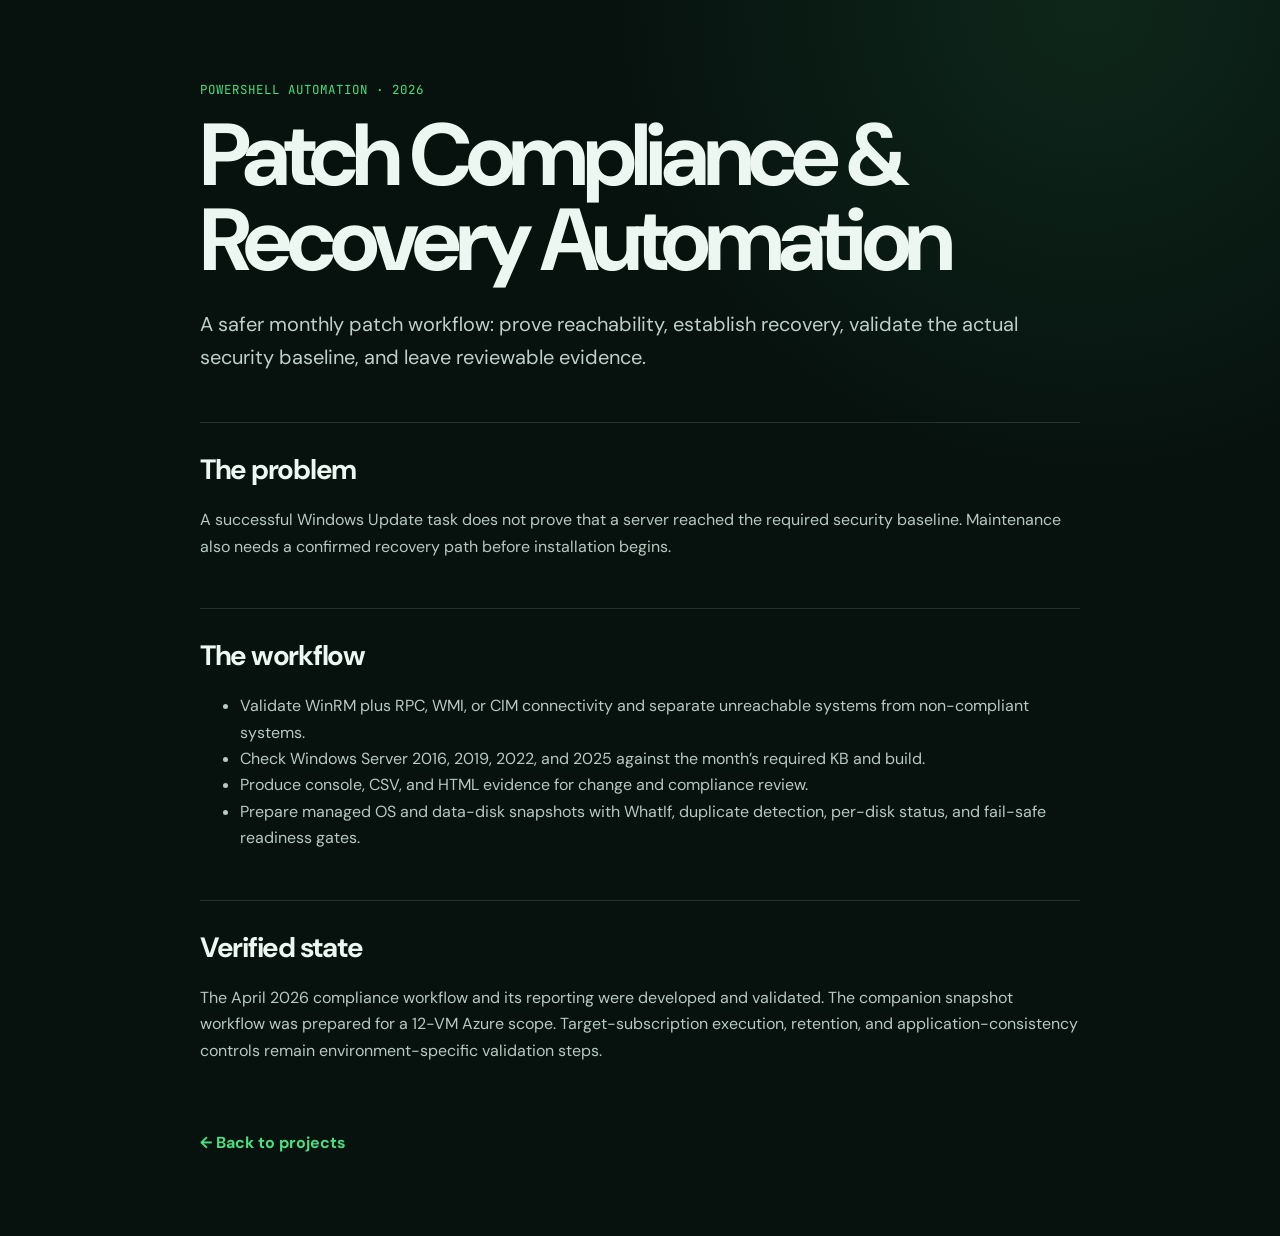
<file: case-study/patch-compliance-recovery.html>
<!doctype html><html lang="en"><head><meta charset="utf-8"><meta name="viewport" content="width=device-width,initial-scale=1"><title>Patch Compliance &amp; Recovery Automation | Rob Loftin</title><meta name="description" content="Project note on evidence-ready Windows Server patch compliance and Azure snapshot automation."><link rel="icon" href="../favicon.svg" type="image/svg+xml"><link rel="stylesheet" href="../css/styles.css"><link rel="preconnect" href="https://fonts.googleapis.com"><link rel="preconnect" href="https://fonts.gstatic.com" crossorigin><link href="https://fonts.googleapis.com/css2?family=DM+Sans:wght@400;500;600;700&amp;family=JetBrains+Mono:wght@500;600&amp;display=swap" rel="stylesheet"></head><body><main class="case-study"><p class="case-meta">PowerShell automation · 2026</p><h1>Patch Compliance &amp; Recovery Automation</h1><p class="case-lede">A safer monthly patch workflow: prove reachability, establish recovery, validate the actual security baseline, and leave reviewable evidence.</p><section class="case-study-block"><h2>The problem</h2><p>A successful Windows Update task does not prove that a server reached the required security baseline. Maintenance also needs a confirmed recovery path before installation begins.</p></section><section class="case-study-block"><h2>The workflow</h2><ul><li>Validate WinRM plus RPC, WMI, or CIM connectivity and separate unreachable systems from non-compliant systems.</li><li>Check Windows Server 2016, 2019, 2022, and 2025 against the month’s required KB and build.</li><li>Produce console, CSV, and HTML evidence for change and compliance review.</li><li>Prepare managed OS and data-disk snapshots with WhatIf, duplicate detection, per-disk status, and fail-safe readiness gates.</li></ul></section><section class="case-study-block"><h2>Verified state</h2><p>The April 2026 compliance workflow and its reporting were developed and validated. The companion snapshot workflow was prepared for a 12-VM Azure scope. Target-subscription execution, retention, and application-consistency controls remain environment-specific validation steps.</p></section><p><a class="case-link" href="../projects.html">← Back to projects</a></p></main></body></html>
</file>
<file: css/styles.css>
:root {
  color-scheme: dark;
  --ink: #edf7f2;
  --muted: #9bb0a7;
  --bg: #07120f;
  --surface: #0d1d18;
  --line: rgba(203, 232, 220, 0.14);
  --accent: #4ade80;
  --accent-2: #67e8f9;
  --dark: #06100d;
  --max: 1180px;
  --radius: 18px;
}

* { box-sizing: border-box; }
html { scroll-behavior: smooth; }
body {
  margin: 0;
  color: var(--ink);
  background: radial-gradient(circle at 85% 0%, rgba(74, 222, 128, 0.1), transparent 30rem), var(--bg);
  font-family: "DM Sans", system-ui, sans-serif;
  font-size: 1rem;
  line-height: 1.65;
}
a { color: inherit; }
img { display: block; max-width: 100%; }
button, input { font: inherit; }

.skip-link {
  position: fixed; top: 1rem; left: 1rem; z-index: 10; transform: translateY(-150%);
  padding: .7rem 1rem; background: var(--accent); color: var(--dark); border-radius: 8px; font-weight: 700;
}
.skip-link:focus { transform: none; }

.site-header, main, .site-footer { width: min(calc(100% - 2rem), var(--max)); margin-inline: auto; }
.site-header {
  min-height: 78px; display: flex; align-items: center; justify-content: space-between; gap: 2rem;
  border-bottom: 1px solid var(--line);
}
.wordmark { display: inline-flex; align-items: center; gap: .7rem; color: var(--ink); text-decoration: none; font-weight: 700; }
.wordmark span {
  display: grid; place-items: center; width: 2.2rem; height: 2.2rem; border-radius: 9px;
  background: var(--accent); color: var(--dark); font-family: "JetBrains Mono", monospace; font-size: .85rem;
}
.primary-nav { display: flex; gap: 1.35rem; }
.primary-nav a { color: var(--muted); text-decoration: none; font-size: .92rem; }
.primary-nav a:hover, .primary-nav a:focus-visible { color: var(--accent); }

.hero {
  min-height: 690px; display: grid; grid-template-columns: minmax(0, 1.55fr) minmax(300px, .72fr);
  align-items: center; gap: clamp(2.5rem, 7vw, 7rem); padding: 6rem 0 5rem;
}
.eyebrow {
  margin: 0 0 1rem; color: var(--accent); font-family: "JetBrains Mono", monospace;
  font-size: .78rem; font-weight: 600; letter-spacing: .12em; text-transform: uppercase;
}
h1, h2, h3, p { margin-top: 0; }
h1 { max-width: 820px; margin-bottom: 1.5rem; font-size: clamp(3.25rem, 7.7vw, 6.85rem); line-height: .97; letter-spacing: -.065em; }
h2 { font-size: clamp(2rem, 4vw, 3.5rem); line-height: 1.04; letter-spacing: -.045em; }
h3 { line-height: 1.25; }
.hero-lede { max-width: 710px; color: #bdd0c8; font-size: clamp(1.06rem, 2vw, 1.28rem); }
.hero-actions, .contact-actions, .hero-links { display: flex; flex-wrap: wrap; align-items: center; gap: .85rem; }
.hero-actions { margin: 2rem 0 3rem; }
.button {
  display: inline-flex; align-items: center; justify-content: center; min-height: 48px; padding: .75rem 1.1rem;
  border: 1px solid transparent; border-radius: 10px; text-decoration: none; font-weight: 700;
}
.button-primary { background: var(--accent); color: var(--dark); }
.button-primary:hover { background: #86efac; }
.button-secondary { border-color: var(--line); color: var(--ink); background: rgba(255,255,255,.025); }
.button-secondary:hover { border-color: var(--accent); }
.button-light { background: var(--ink); color: var(--dark); }

.signal-list {
  display: grid; grid-template-columns: repeat(3, 1fr); gap: 1rem; max-width: 720px;
  margin: 0; padding: 0; list-style: none;
}
.signal-list li { border-top: 1px solid var(--line); padding-top: .8rem; }
.signal-list strong, .signal-list span { display: block; }
.signal-list strong { font-size: 1.05rem; color: var(--ink); }
.signal-list span { margin-top: .15rem; color: var(--muted); font-size: .82rem; }

.hero-card {
  position: relative; overflow: hidden; border: 1px solid var(--line); border-radius: 26px;
  background: linear-gradient(160deg, rgba(74,222,128,.12), rgba(103,232,249,.03) 45%, rgba(255,255,255,.02));
  box-shadow: 0 28px 80px rgba(0,0,0,.35);
}
.hero-card img { width: 100%; aspect-ratio: 4 / 3; object-fit: cover; object-position: 50% 28%; filter: saturate(.78) contrast(1.03); }
.hero-card > div { padding: 1.5rem; }
.hero-card h2 { margin-bottom: .8rem; font-size: 1.45rem; letter-spacing: -.02em; }
.hero-card p { color: #b7cac2; font-size: .93rem; }
.status { display: flex; align-items: center; gap: .5rem; }
.status span { width: .55rem; height: .55rem; border-radius: 50%; background: var(--accent); box-shadow: 0 0 0 5px rgba(74,222,128,.1); }
.hero-links { margin-top: 1.25rem; }
.hero-links a, .text-link { color: var(--accent); text-decoration: none; font-weight: 700; }
.hero-links a:hover, .text-link:hover { text-decoration: underline; text-underline-offset: 4px; }

.principles { display: grid; grid-template-columns: repeat(4, 1fr); border-block: 1px solid var(--line); }
.principles p {
  margin: 0; padding: 1.15rem .8rem; color: #b9cbc4; text-align: center;
  font-family: "JetBrains Mono", monospace; font-size: .76rem; text-transform: uppercase; letter-spacing: .06em;
}
.principles p + p { border-left: 1px solid var(--line); }

.section { padding: clamp(5rem, 9vw, 8rem) 0; border-bottom: 1px solid var(--line); }
.section-heading { display: flex; align-items: end; justify-content: space-between; gap: 2rem; margin-bottom: 2.5rem; }
.section-heading h2 { max-width: 760px; margin-bottom: 0; }
.section-heading.compact { margin-bottom: 1rem; }

.project-grid { display: grid; grid-template-columns: repeat(2, minmax(0, 1fr)); gap: 1rem; }
.project-item {
  min-height: 360px; display: flex; flex-direction: column; padding: clamp(1.35rem, 3vw, 2rem);
  border: 1px solid var(--line); border-radius: var(--radius);
  background: linear-gradient(145deg, rgba(255,255,255,.035), rgba(255,255,255,.012));
  transition: transform .2s ease, border-color .2s ease;
}
.project-item:hover { transform: translateY(-4px); border-color: rgba(74,222,128,.55); }
.project-kicker { display: flex; justify-content: space-between; gap: 1rem; color: var(--muted); font-family: "JetBrains Mono", monospace; font-size: .72rem; text-transform: uppercase; letter-spacing: .08em; }
.project-item h3 { margin: 1rem 0 .85rem; font-size: clamp(1.45rem, 3vw, 2rem); letter-spacing: -.035em; }
.project-item p { color: #afc2ba; }
.project-detail h4 { margin: 1rem 0 .25rem; color: var(--accent-2); font-size: .76rem; text-transform: uppercase; letter-spacing: .09em; }
.project-detail p { margin-bottom: 0; font-size: .93rem; }
.project-stack { display: flex; flex-wrap: wrap; gap: .45rem; margin-top: auto; padding-top: 1.25rem; }
.stack-badge { padding: .35rem .6rem; border: 1px solid var(--line); border-radius: 999px; color: #bfd0c9; font-size: .75rem; }
.case-link { display: inline-flex; margin-top: 1.1rem; color: var(--accent); font-weight: 700; text-decoration: none; }
.case-link:hover { text-decoration: underline; text-underline-offset: 4px; }
.error-message { grid-column: 1 / -1; color: #fca5a5; }

.notes-grid { display: grid; grid-template-columns: repeat(3, 1fr); gap: 1px; background: var(--line); border: 1px solid var(--line); border-radius: var(--radius); overflow: hidden; }
.notes-grid article { min-height: 270px; padding: 2rem; background: var(--surface); }
.note-index { color: var(--accent); font-family: "JetBrains Mono", monospace; font-size: .78rem; }
.notes-grid h3 { margin: 3rem 0 1rem; font-size: 1.35rem; }
.notes-grid p { color: var(--muted); }

.experience-list { border-top: 1px solid var(--line); }
.experience-row { display: grid; grid-template-columns: 1fr 2fr; gap: 3rem; padding: 2rem 0; border-bottom: 1px solid var(--line); }
.experience-row .date { margin-bottom: .25rem; color: var(--accent); font-family: "JetBrains Mono", monospace; font-size: .78rem; }
.experience-row .company { color: var(--muted); }
.experience-row h3 { margin-bottom: .65rem; font-size: 1.3rem; }
.experience-row p { color: #afc2ba; }

.skills-grid { display: grid; grid-template-columns: repeat(3, 1fr); gap: 1rem; }
.skill-category { padding: 1.5rem; border: 1px solid var(--line); border-radius: var(--radius); background: var(--surface); }
.skill-category h3 { color: var(--accent-2); font-size: 1.05rem; }
.skill-list { margin: 0; padding-left: 1.15rem; color: #b8cbc3; }
.skill-list li { margin: .65rem 0; }

.contact-panel { margin: clamp(5rem, 9vw, 8rem) 0 3rem; padding: clamp(2rem, 7vw, 5rem); border-radius: 26px; background: var(--accent); color: var(--dark); }
.contact-panel .eyebrow { color: #0d4f2b; }
.contact-panel h2 { max-width: 900px; }
.contact-actions { margin-top: 2rem; }
.text-link.light { color: var(--dark); }

.site-footer { display: flex; justify-content: space-between; gap: 1rem; padding: 1.5rem 0 2.5rem; color: var(--muted); font-family: "JetBrains Mono", monospace; font-size: .75rem; }
.site-footer p { margin: 0; }

.subpage-header { padding: 5rem 0 3.5rem; }
.subpage-header h1 { margin-bottom: 1rem; font-size: clamp(3rem, 7vw, 6rem); }
.subpage-header p { max-width: 680px; color: var(--muted); font-size: 1.1rem; }
.page-shell { min-height: 100vh; }
.filter-bar { display: flex; flex-wrap: wrap; gap: .5rem; margin-bottom: 2rem; }
.filter-btn { padding: .55rem .85rem; border: 1px solid var(--line); border-radius: 999px; color: var(--muted); background: transparent; cursor: pointer; }
.filter-btn:hover, .filter-btn:focus-visible, .filter-btn.active { border-color: var(--accent); color: var(--dark); background: var(--accent); }
.search-input { width: 100%; margin-bottom: 2rem; padding: .9rem 1rem; border: 1px solid var(--line); border-radius: 10px; background: var(--surface); color: var(--ink); font-size: 1rem; }
.search-input:focus { outline: 2px solid var(--accent); outline-offset: 2px; }
.case-study { max-width: 880px; margin: 5rem auto; }
.case-study .case-meta { color: var(--accent); font-family: "JetBrains Mono", monospace; text-transform: uppercase; font-size: .78rem; letter-spacing: .08em; }
.case-study h1 { margin-bottom: 1.5rem; font-size: clamp(2.8rem, 7vw, 5.5rem); }
.case-study .case-lede { color: #bfd0c9; font-size: 1.25rem; }
.case-study-block { margin: 3rem 0; padding-top: 2rem; border-top: 1px solid var(--line); }
.case-study-block h2 { font-size: 1.75rem; }
.case-study-block p, .case-study-block li { color: #b7c9c1; }

@media (max-width: 850px) {
  .primary-nav a:nth-child(-n+2) { display: none; }
  .hero { min-height: auto; grid-template-columns: 1fr; padding: 4rem 0; }
  .hero-card { max-width: 540px; }
  .project-grid, .skills-grid { grid-template-columns: 1fr; }
  .notes-grid { grid-template-columns: 1fr; }
  .principles { grid-template-columns: repeat(2, 1fr); }
  .principles p:nth-child(3) { border-left: 0; border-top: 1px solid var(--line); }
  .principles p:nth-child(4) { border-top: 1px solid var(--line); }
  .experience-row { grid-template-columns: 1fr; gap: .75rem; }
}

@media (max-width: 560px) {
  .site-header { min-height: 68px; }
  .primary-nav { gap: .8rem; }
  .primary-nav a { font-size: .83rem; }
  h1 { font-size: clamp(2.85rem, 15vw, 4.4rem); }
  .signal-list { grid-template-columns: 1fr; }
  .section-heading { align-items: start; flex-direction: column; }
  .principles { grid-template-columns: 1fr; }
  .principles p + p { border-left: 0; border-top: 1px solid var(--line); }
  .project-item { min-height: 0; }
  .site-footer { flex-direction: column; }
}

@media (prefers-reduced-motion: reduce) {
  *, *::before, *::after { scroll-behavior: auto !important; transition: none !important; }
}

@media print {
  :root { color-scheme: light; }
  body { color: #111; background: white; }
  .site-header, .hero-actions, .principles, .contact-panel, .site-footer { display: none; }
  .hero { min-height: 0; grid-template-columns: 2fr 1fr; padding: 1rem 0; }
  .hero-card, .project-item, .skill-category { box-shadow: none; border: 1px solid #ccc; background: white; }
  .hero-card p, .hero-lede, .project-item p, .experience-row p, .skill-list { color: #333; }
  .section { break-inside: avoid; padding: 1.5rem 0; }
}
</file>
